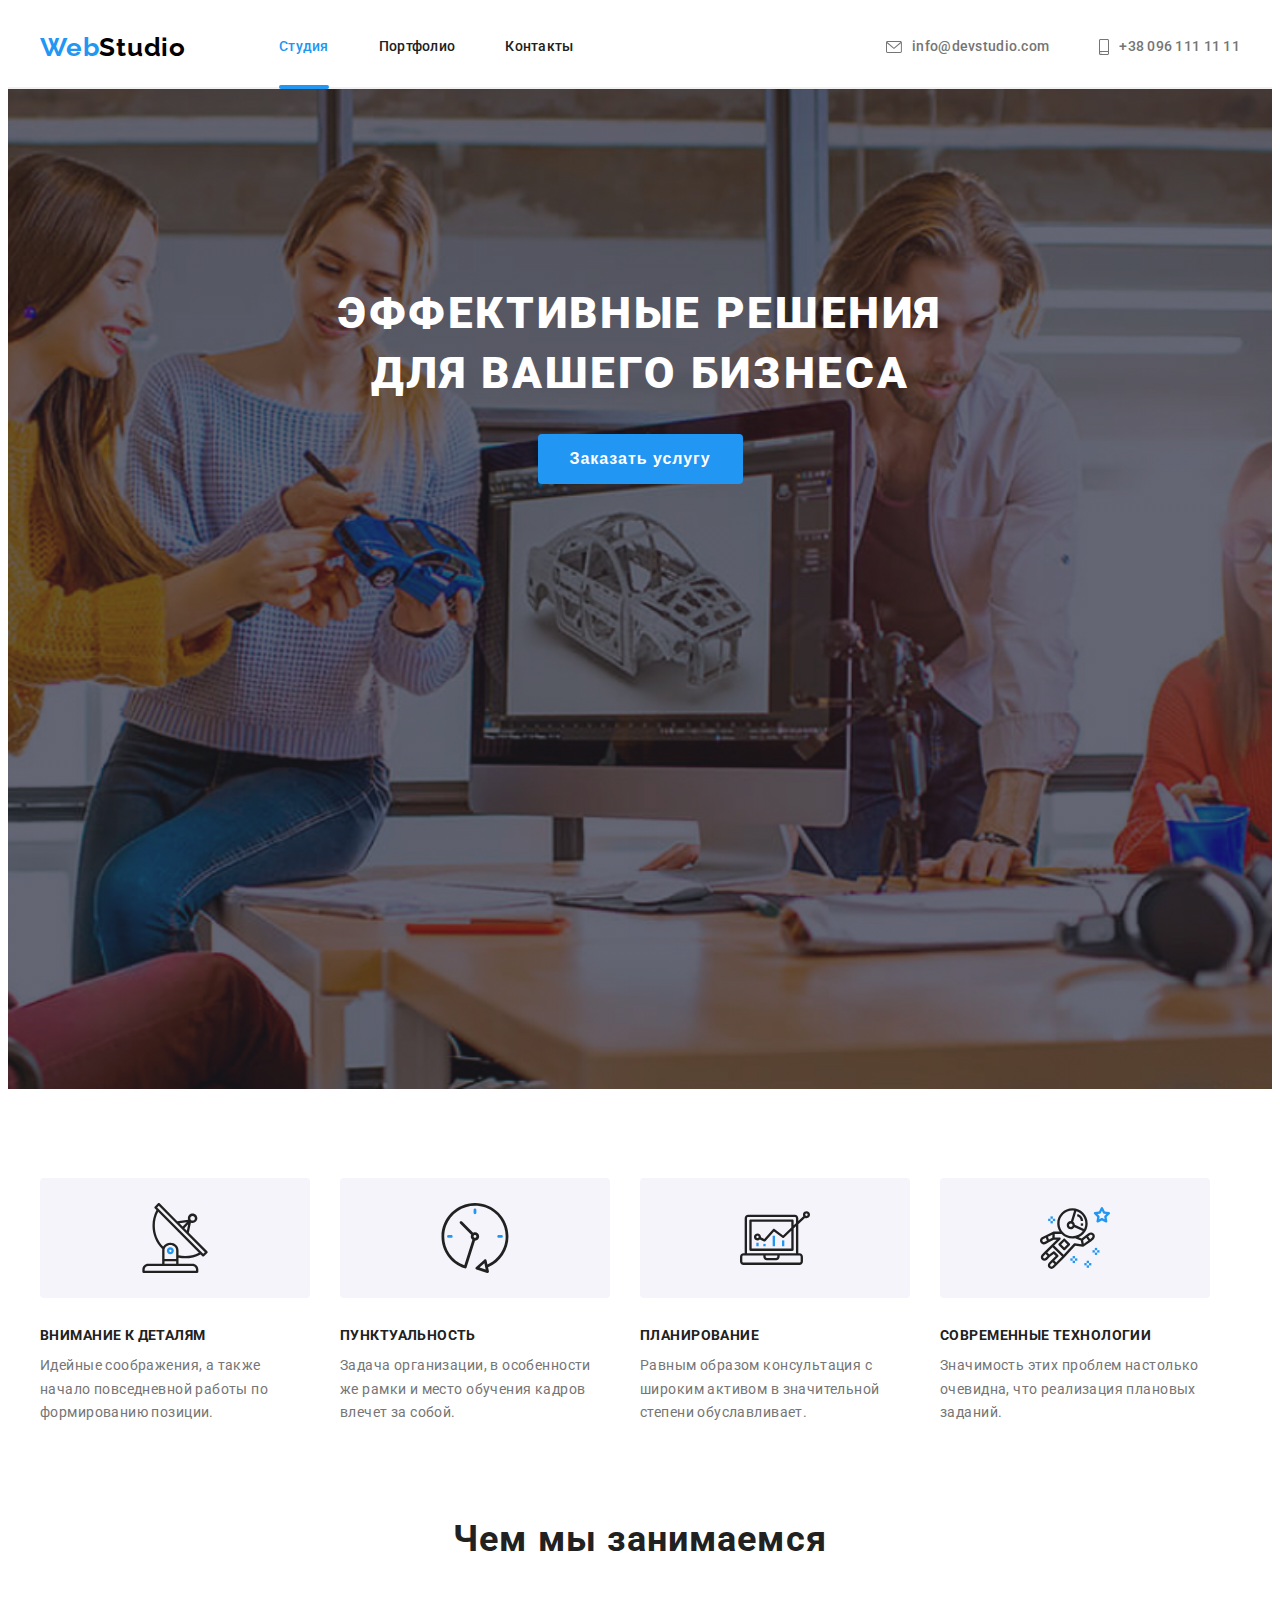
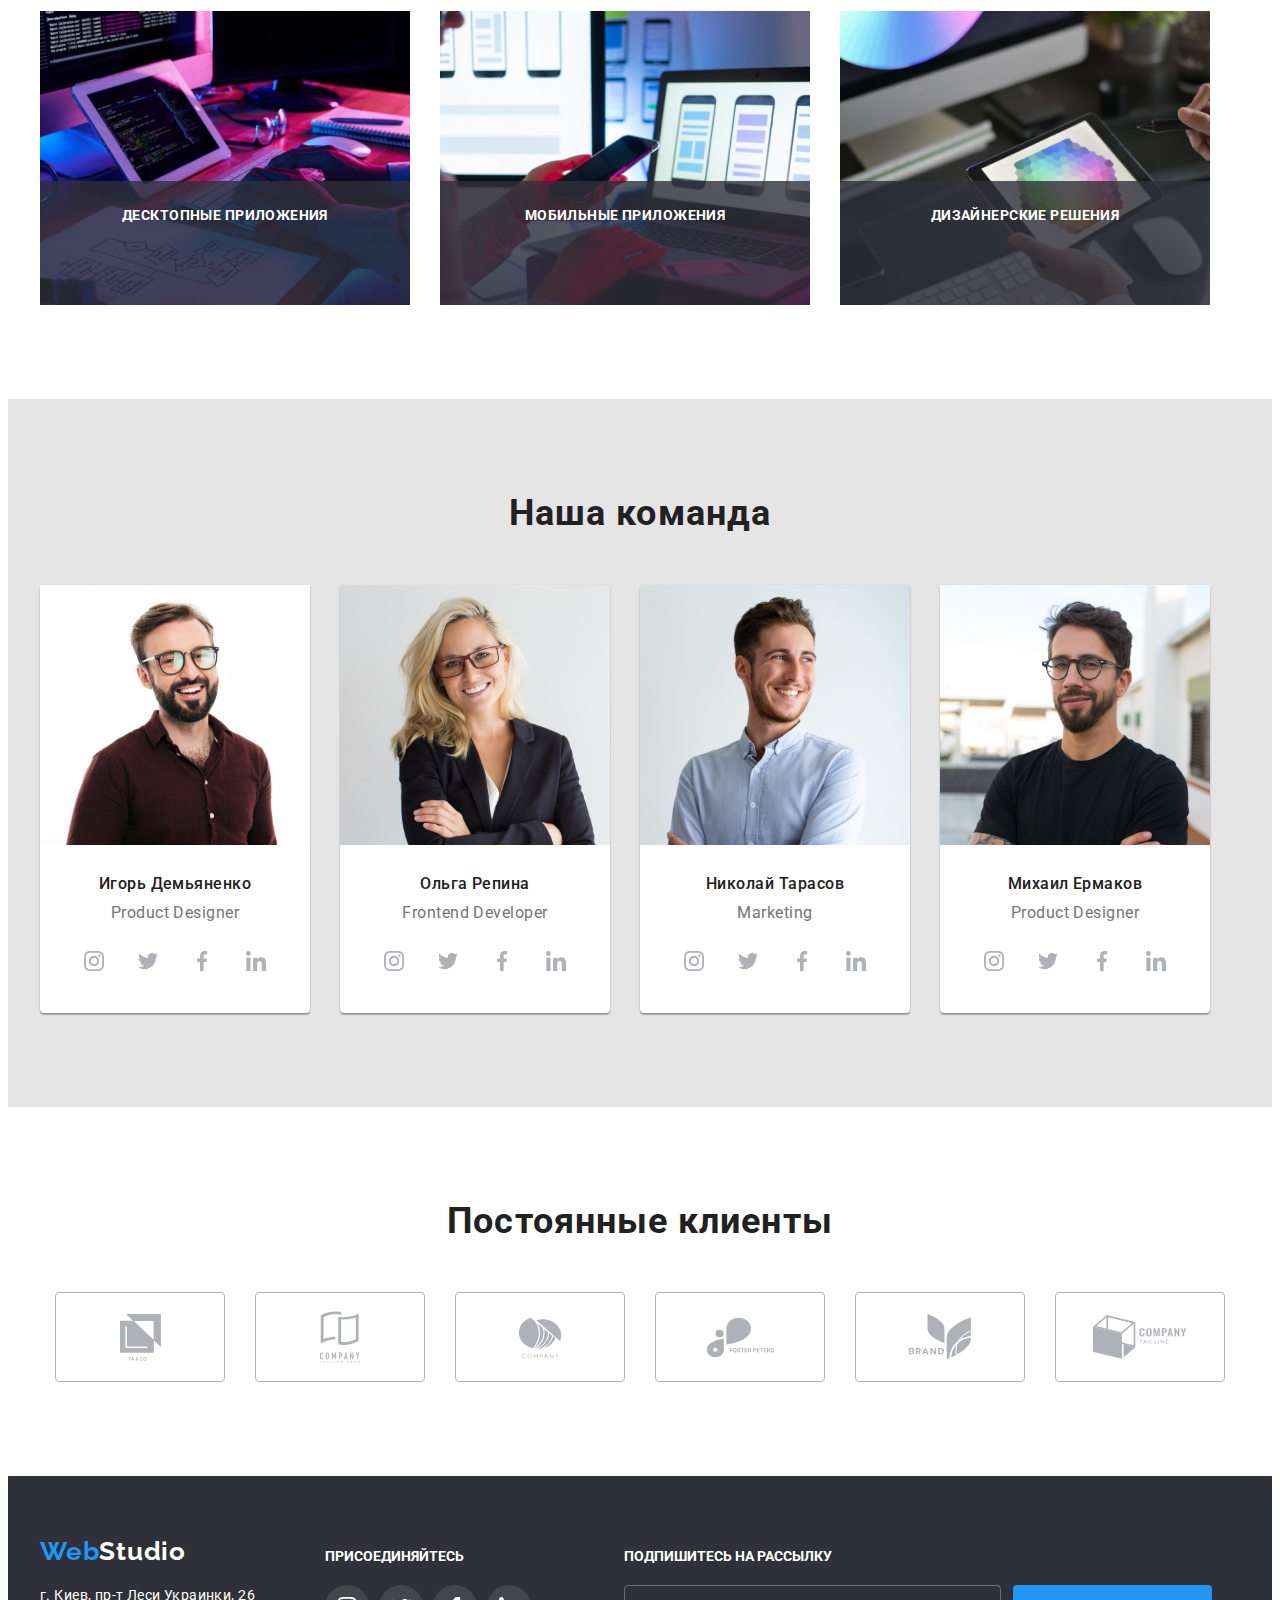
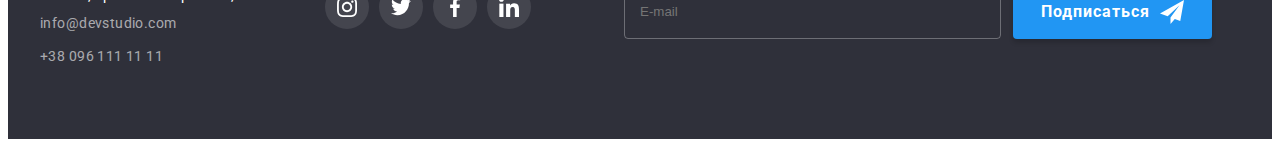
<file: index.html>
<!DOCTYPE html>
<html lang="en">
<head>
    <meta charset="UTF-8">
    <meta http-equiv="X-UA-Compatible" content="IE=edge">
    <meta name="viewport" content="width=device-width, initial-scale=1.0">
    <title>WebStudio</title>
    <link rel="preconnect" href="https://fonts.gstatic.com">
    <link href="https://fonts.googleapis.com/css2?family=Raleway:wght@700&family=Roboto:wght@400;500;700;900&display=swap" rel="stylesheet">
    <link rel="stylesheet" href="https://cdnjs.cloudflare.com/ajax/libs/modern-normalize/1.1.0/modern-normalize.min.css" integrity="sha512-wpPYUAdjBVSE4KJnH1VR1HeZfpl1ub8YT/NKx4PuQ5NmX2tKuGu6U/JRp5y+Y8XG2tV+wKQpNHVUX03MfMFn9Q==" crossorigin="anonymous" referrerpolicy="no-referrer" />
    <link rel="stylesheet" href="https://cdnjs.cloudflare.com/ajax/libs/animate.css/4.1.1/animate.min.css"/>
    <link rel="stylesheet" href="./css/styles.css">
</head>
<body class="page">
    <!--header-->
    <header class="header-section">
       <div class="container">
           <div class="header-menu">
                <nav class="menu">
                    <a class="logo" href="./index.html"> <span class="logo-accent">Web</span>Studio</a>
                    <ul class="menu-item">
                        <li class="item"><a class="menu-link current" href="./index.html">Студия</a></li>
                        <li class="item"><a class="menu-link"  href="./portfolio.html">Портфолио</a></li>
                        <li class="item"><a class="menu-link" href="#">Контакты</a></li>
                            
                    </ul>
                </nav>
            
                <ul class="contacts-list">
                    <li class="item">
                        <a href="mailto:info@devstudio.com" class="contacts-links">
                            <svg class="icon" width=16px height=12px>
                                <use href="./images/sprite.svg#icon-envelope"></use>
                            </svg>info@devstudio.com</a> 
                    </li>
                    <li class="item">
                        <a href="tel:+380961111111" class="contacts-links">
                            <svg class="icon" width=10px height=16px>
                                <use href="./images/sprite.svg#icon-smartphone"></use>
                            </svg>+38 096 111 11 11</a>
                    </li>
                </ul>
           </div>
        
       </div> 
     
    </header>

    <!--main-->
    <main>

        <section class="hero overlay">
            <div class="container"><h1 class="hero-title">Эффективные решения <br>для вашего бизнеса</h1>
                <button class="modal-btn" type="button" data-modal-open>Заказать услугу</button>
            </div>
        </section>
        
        <section class="stenghth-section">
            <div class="container">
                <!--<h2>Сильные стороны</h2>-->
                <ul class="strengths-list">
                    <li class="strengths-item">
                        <div class="strengths-icon-container">
                            <svg class="strengths-icon" width=70px height=70px>
                                <use href="./images/sprite.svg#icon-antenna"></use>
                            </svg>
                        </div>
                        <h3 class="strengths-title">Внимание к деталям</h3>
                        <p class="strenghts-description">Идейные соображения, а также начало повседневной работы по формированию позиции.</p>
                    </li>
            
                    <li class="strengths-item">
                        <div class="strengths-icon-container">
                            <svg class="strengths-icon" width=70px height=70px>
                                <use href="./images/sprite.svg#icon-clock"></use>
                            </svg>
                        </div>
                        <h3 class="strengths-title">Пунктуальность</h3>
                        <p class="strenghts-description">Задача организации, в особенности же рамки и место обучения кадров влечет за собой.</p>
                    </li>
                            
                    <li class="strengths-item">
                        <div class="strengths-icon-container">
                            <svg class="strengths-icon" width=70px height=70px>
                                <use href="./images/sprite.svg#icon-diagram"></use>
                            </svg>
                        </div>
                        <h3 class="strengths-title">Планирование</h3>
                        <p class="strenghts-description">Равным образом консультация с широким активом в значительной степени обуславливает.</p>
                    </li>
                        
                    <li class="strengths-item">
                        <div class="strengths-icon-container">
                            <svg class="strengths-icon" width=70px height=70px>
                                <use href="./images/sprite.svg#icon-astronaut"></use>
                            </svg>
                        </div>
                        <h3 class="strengths-title">Современные технологии</h3>
                        <p class="strenghts-description">Значимость этих проблем настолько очевидна, что реализация плановых заданий.</p>
                    </li>
                </ul>
            </div>

        </section>
    
        <section class="work section">
            <div class="container">
                <h2 class="title">Чем мы занимаемся</h2>
                <ul class="work-section-images">
                    <li class="work-images image-container">
                        <img src="./images/backend.jpg" alt="coding process" width="370" height="294">
                        <h3 class="work-images-text">Десктопные приложения</h3>   
                    </li>
                    <li class="work-images image-container">
                        <img src="./images/frontend.jpg" alt="mobile app interface" width="370" height="294">
                        <h3 class="work-images-text">Мобильные приложения</h3> 
                    </li>
                    <li class="work-images image-container">
                        <img src="./images/design.jpg" alt="color palette" width="370" height="294">
                        <h3 class="work-images-text">Дизайнерские решения</h3> 
                    </li>
                </ul>
            </div>
        </section>

        <section class="team-section">
           <div class="container">
                <h2 class="title">Наша команда</h2>
                <ul class="team-images">
                    <li class="team-members-images">
                        <img src="./images/igor_demianenko.jpg" alt="Igor Demianenko" width="270" height="260">
                        <div class="member-info">
                            <h3 class="member-title">Игорь Демьяненко</h3>
                            <p class="member-description">Product Designer</p>
                            <ul class="social-list">
                                <li class="social-list-item">
                                    <a href="#" class="social-list-link">
                                        <svg class="social-list-icon">
                                            <use href="./images/sprite.svg#icon-instagram"></use>
                                        </svg>
                                    </a>
                                </li>
                                <li class="social-list-item">
                                    <a href="#" class="social-list-link">
                                        <svg class="social-list-icon">
                                            <use href="./images/sprite.svg#icon-twitter"></use>
                                        </svg>
                                    </a>
                                </li>
                                <li class="social-list-item">
                                    <a href="#" class="social-list-link">
                                        <svg class="social-list-icon">
                                            <use href="./images/sprite.svg#icon-facebook"></use>
                                        </svg>
                                    </a>
                                </li>
                                <li class="social-list-item">
                                    <a href="#" class="social-list-link">
                                        <svg class="social-list-icon">
                                            <use href="./images/sprite.svg#icon-linkedin"></use>
                                        </svg>
                                    </a>
                                </li>
                            </ul>
                        </div>
                    </li>
                    <li class="team-members-images">
                        <img src="./images/olga_repina.jpg" alt="Olga Repina" width="270" height="260">
                        <div class="member-info">
                            <h3 class="member-title">Ольга Репина</h3>
                            <p class="member-description">Frontend Developer</p>
                            <ul class="social-list">
                                <li class="social-list-item">
                                    <a href="#" class="social-list-link">
                                        <svg class="social-list-icon">
                                            <use href="./images/sprite.svg#icon-instagram"></use>
                                        </svg>
                                    </a>
                                </li>
                                <li class="social-list-item">
                                    <a href="#" class="social-list-link">
                                        <svg class="social-list-icon">
                                            <use href="./images/sprite.svg#icon-twitter"></use>
                                        </svg>
                                    </a>
                                </li>
                                <li class="social-list-item">
                                    <a href="#" class="social-list-link">
                                        <svg class="social-list-icon">
                                            <use href="./images/sprite.svg#icon-facebook"></use>
                                        </svg>
                                    </a>
                                </li>
                                <li class="social-list-item">
                                    <a href="#" class="social-list-link">
                                        <svg class="social-list-icon">
                                            <use href="./images/sprite.svg#icon-linkedin"></use>
                                        </svg>
                                    </a>
                                </li>
                            </ul>
                        </div>
                    </li>
                    <li class="team-members-images">
                        <img src="./images/nikolai_tarasov.jpg" alt="Nikolai Tarasov" width="270" height="260">
                        <div class="member-info">
                            <h3 class="member-title">Николай Тарасов</h3>
                            <p class="member-description">Marketing</p>
                            <ul class="social-list">
                                <li class="social-list-item">
                                    <a href="#" class="social-list-link">
                                        <svg class="social-list-icon">
                                            <use href="./images/sprite.svg#icon-instagram"></use>
                                        </svg>
                                    </a>
                                </li>
                                <li class="social-list-item">
                                    <a href="#" class="social-list-link">
                                        <svg class="social-list-icon">
                                            <use href="./images/sprite.svg#icon-twitter"></use>
                                        </svg>
                                    </a>
                                </li>
                                <li class="social-list-item">
                                    <a href="#" class="social-list-link">
                                        <svg class="social-list-icon">
                                            <use href="./images/sprite.svg#icon-facebook"></use>
                                        </svg>
                                    </a>
                                </li>
                                <li class="social-list-item">
                                    <a href="#" class="social-list-link">
                                        <svg class="social-list-icon">
                                            <use href="./images/sprite.svg#icon-linkedin"></use>
                                        </svg>
                                    </a>
                                </li>
                            </ul>
                        </div>
                    </li>
                    <li class="team-members-images">
                        <img src="./images/michael_ermakov.jpg" alt="Michael Ermakov" width="270" height="260">
                        <div class="member-info">
                            <h3 class="member-title">Михаил Ермаков</h3>
                            <p class="member-description">Product Designer</p>
                            <ul class="social-list">
                                <li class="social-list-item">
                                    <a href="#" class="social-list-link">
                                        <svg class="social-list-icon">
                                            <use href="./images/sprite.svg#icon-instagram"></use>
                                        </svg>
                                    </a>
                                </li>
                                <li class="social-list-item">
                                    <a href="#" class="social-list-link">
                                        <svg class="social-list-icon">
                                            <use href="./images/sprite.svg#icon-twitter"></use>
                                        </svg>
                                    </a>
                                </li>
                                <li class="social-list-item">
                                    <a href="#" class="social-list-link">
                                        <svg class="social-list-icon">
                                            <use href="./images/sprite.svg#icon-facebook"></use>
                                        </svg>
                                    </a>
                                </li>
                                <li class="social-list-item">
                                    <a href="#" class="social-list-link">
                                        <svg class="social-list-icon">
                                            <use href="./images/sprite.svg#icon-linkedin"></use>
                                        </svg>
                                    </a>
                                </li>
                            </ul>
                        </div>
                    </li>
                </ul>
           </div>

        </section>
        <section class="clients section">
           <div class="container">
               <h2 class="title">Постоянные клиенты</h2>
               <ul class="clients-list">
                   <li class="clients-item">
                       <a class="clients-link" href="#">
                           <svg class="clients-icon" width=41px height=47px> 
                               <use href="./images/sprite.svg#icon-coone"></use>
                           </svg>
                       </a>
                   </li>
                   <li class="clients-item">
                       <a class="clients-link" href="#">
                           <svg class="clients-icon" width=40px height=52px>
                               <use href="./images/sprite.svg#icon-cotwo"></use>
                           </svg>
                       </a>
                   </li>
                   <li class="clients-item">
                       <a class="clients-link" href="#">
                           <svg class="clients-icon" width=44px height=41px>
                               <use href="./images/sprite.svg#icon-cothree"></use>
                           </svg>
                       </a>
                   </li>
                   <li class="clients-item">
                       <a class="clients-link" href="#">
                           <svg class="clients-icon" width=85px height=41px>
                               <use href="./images/sprite.svg#icon-cofour"></use>
                           </svg>
                       </a>
                   </li>
                   <li class="clients-item">
                       <a class="clients-link" href="#">
                           <svg class="clients-icon" width=106px height=60px >
                               <use href="./images/sprite.svg#icon-cofive"></use>
                           </svg>
                       </a>
                   </li>
                   <li class="clients-item">
                       <a class="clients-link" href="#">
                           <svg class="clients-icon" width=106px height=60px>
                               <use href="./images/sprite.svg#icon-cosix"></use>
                           </svg>
                       </a>
                   </li>
               </ul>
           </div> 
        </section>
        
    </main>

    <!--footer-->
    <footer class="footer">
        <div class="container footer-container">
            <div class="contacts-footer">
                <div class="footer-logo">
                    <a class="logo-footer" href="./index.html"> <span class="logo-accent">Web</span>Studio</a>
                </div>
                <address class="address">г. Киев, пр-т Леси Украинки, 26</address>
                <ul class="footer-contacts">
                    <li class="footer-links"><a class="footer-links-item" href="mailto:info@devstudio.com">info@devstudio.com</a></li>
                    <li class="footer-links"><a class="footer-links-item" href="tel:+380961111111">+38 096 111 11 11</a></li>
                </ul>
            </div>

            <div class="social-links-footer">
                <p class="footer-title">Присоединяйтесь</p>
                <ul class="footer-social-list">
                    <li class="footer-social-item">
                        <a href="#" class="footer-social-link">
                            <svg class="footer-social-icon">
                                <use href="./images/sprite.svg#icon-instagram"></use>
                            </svg>
                        </a>
                    </li>
                    <li class="footer-social-item">
                        <a href="#" class="footer-social-link">
                            <svg class="footer-social-icon">
                                <use href="./images/sprite.svg#icon-twitter"></use>
                            </svg>
                        </a>
                    </li>
                    <li class="footer-social-item">
                        <a href="#" class="footer-social-link">
                            <svg class="footer-social-icon">
                                <use href="./images/sprite.svg#icon-facebook"></use>
                            </svg>
                        </a>
                    </li>
                    <li class="footer-social-item">
                        <a href="#" class="footer-social-link">
                            <svg class="footer-social-icon">
                                <use href="./images/sprite.svg#icon-linkedin"></use>
                            </svg>
                        </a>
                    </li>
                </ul>

            </div>
            <div class="subscription-footer">
                <p class="footer-title">Подпишитесь на рассылку</p>
                <form>
                    <input type="email" name="email" required placeholder="E-mail" class="subscription-email">
                    <button type="submit" class="subscription-btn">
                        Подписаться
                        <svg width=24 height=24 class="send">
                            <use href="./images/sprite.svg#icon-send"></use>
                        </svg>
                    </button>
                </form>     
        
            </div>
        </div>
    </footer>

    <div class="backdrop is-hidden" data-modal>
        <div class="hero-modal">
            <button type="button" class="close-button" data-modal-close>
                <svg class="modal-close-icon" width=30 height=30>
                    <use href="./images/sprite.svg#icon-close-icon"></use>
                </svg>
            </button>

            <form class="service-order-form">
                <div class="client-info">
                    <p class="form-title">Оставьте свои данные, мы вам перезвоним</p>
                    <label class="form-label" for="name">Имя</label>
                    <span class="form-element">
                        <input class="form-field" type="text" name="name" id="name" minlength="2" required>
                        <svg class="form-icon">
                            <use href="./images/sprite.svg#icon-person">                            
                            </use>
                        </svg>
                    </span>

                    <label class="form-label" for="tel">Телефон</label>
                    <span class="form-element">
                        <input class="form-field" type="tel" name="tel" id="tel" minlength="2" required>
                        <svg class="form-icon">
                            <use href="./images/sprite.svg#icon-phone">                            
                            </use>
                        </svg>
                    </span>

                    <label class="form-label" for="mail">E-mail</label>
                    <span class="form-element">
                        <input class="form-field" type="email" name="mail" id="mail" minlength="2" required>
                        <svg class="form-icon">
                            <use href="./images/sprite.svg#icon-email-black">                            
                            </use>
                        </svg>
                    </span>                

                    <label class="form-label" for="comment">Комментарий</label>
                    <textarea class="form-field-message" name="comment" id="comment" placeholder="Введите текст"></textarea>
                </div>

                <input class="modal-form-checkbox visually-hidden" type="checkbox" name="checkbox-accept" id="accept-policy">
                <label class="modal-form-checkbox-label" for="accept-policy">Соглашаюсь с рассылкой и принимаю&nbsp;
                    <a class="checkbox-link" href="#">Условия договора</a>
                </label>
                <button class="form-button" type="submit">Отправить</button>            

            </form>
        </div>

    </div>
    <script src="./js/modal.js"></script>
</body>
</html>
</file>
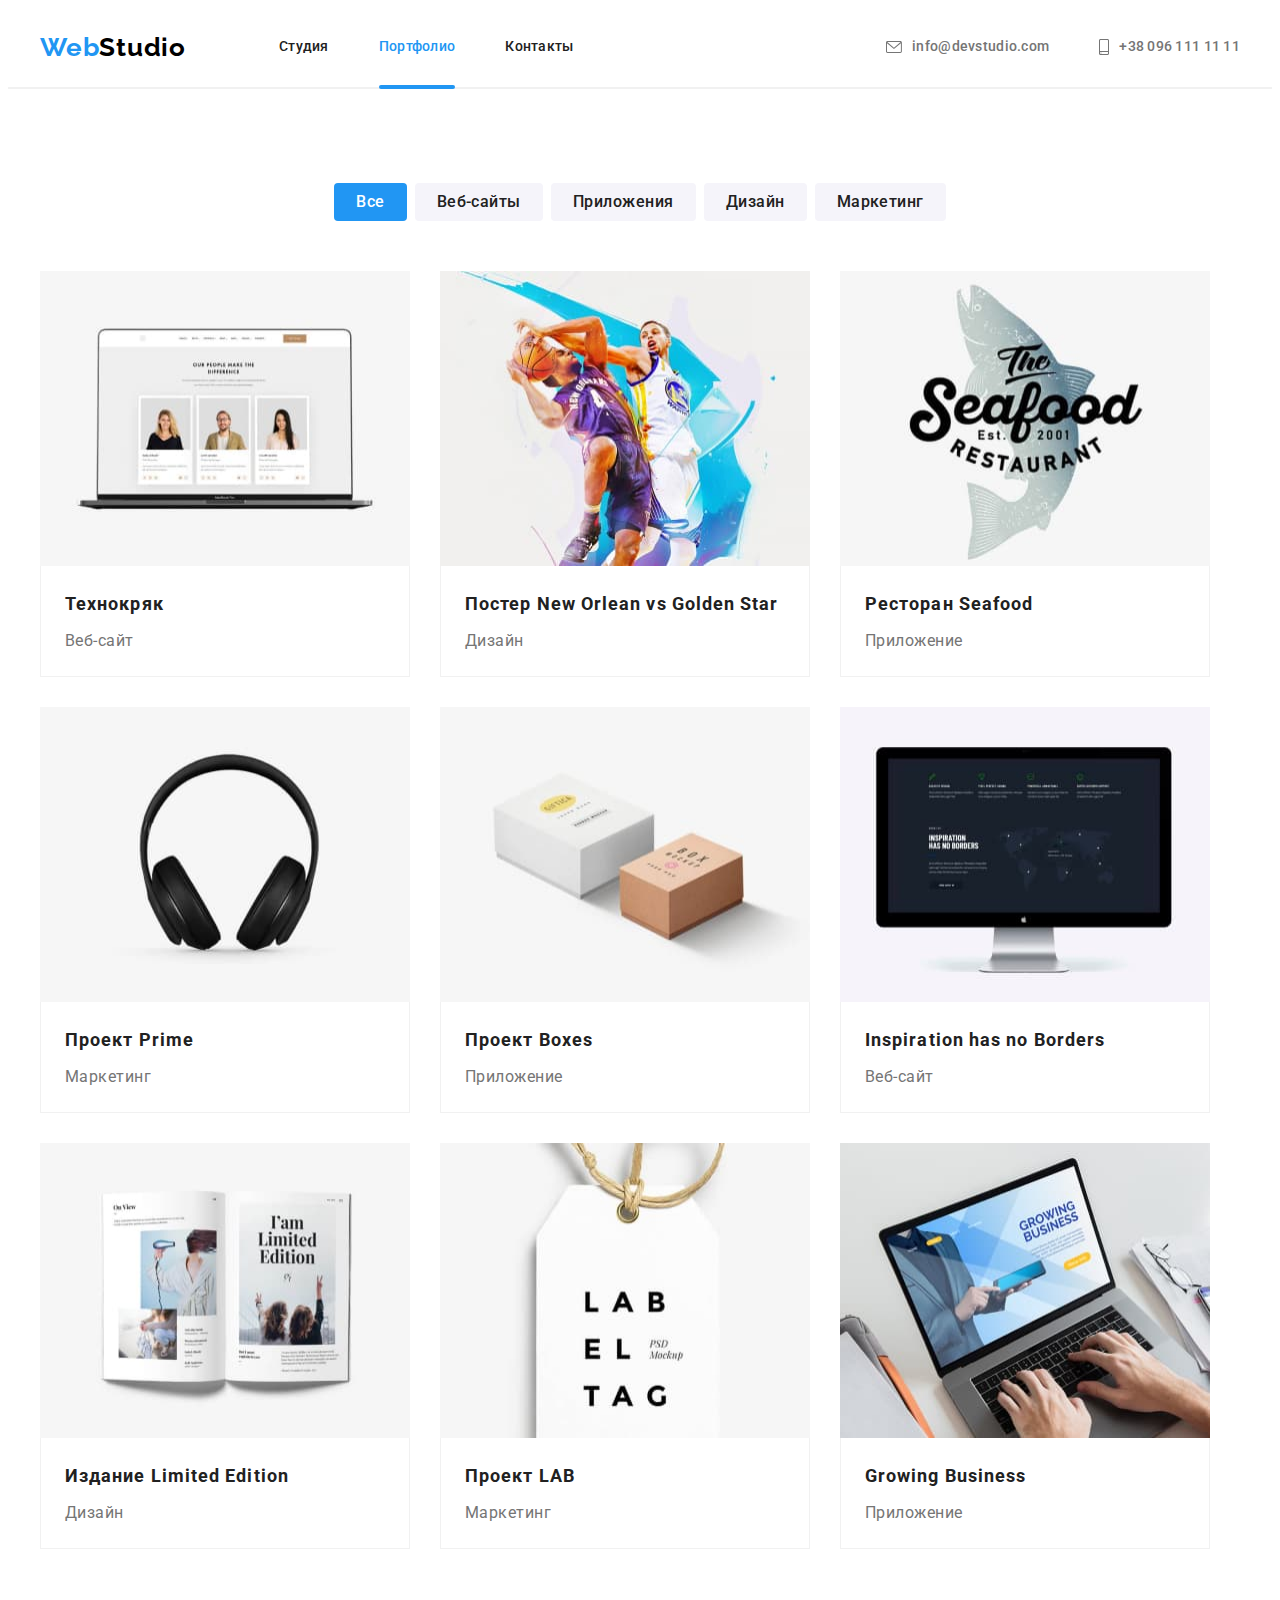
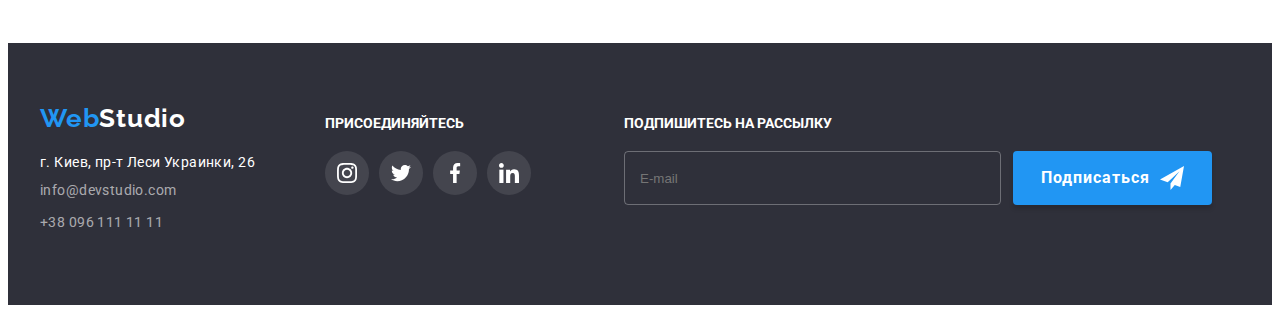
<file: portfolio.html>
<!DOCTYPE html>
<html lang="en">
<head>
    <meta charset="UTF-8">
    <meta http-equiv="X-UA-Compatible" content="IE=edge">
    <meta name="viewport" content="width=device-width, initial-scale=1.0">
    <title>WebStudio</title>
    <link rel="preconnect" href="https://fonts.gstatic.com">
    <link href="https://fonts.googleapis.com/css2?family=Raleway:wght@700&family=Roboto:wght@400;500;700;900&display=swap" rel="stylesheet">
    <link rel="stylesheet" href="https://cdnjs.cloudflare.com/ajax/libs/modern-normalize/1.1.0/modern-normalize.min.css" integrity="sha512-wpPYUAdjBVSE4KJnH1VR1HeZfpl1ub8YT/NKx4PuQ5NmX2tKuGu6U/JRp5y+Y8XG2tV+wKQpNHVUX03MfMFn9Q==" crossorigin="anonymous" referrerpolicy="no-referrer" />
    <link rel="stylesheet" href="https://cdnjs.cloudflare.com/ajax/libs/animate.css/4.1.1/animate.min.css"/>
    <link rel="stylesheet" href="./css/styles.css">
</head>
<body class="page">
    <!--header-->
    <header class="header-section">
        <div class="container">
            <div class="header-menu">
                 <nav class="menu">
                     <a class="logo" href="./index.html"> <span class="logo-accent">Web</span>Studio</a>
                     <ul class="menu-item">
                         <li class="item"><a class="menu-link" href="./index.html">Студия</a></li>
                         <li class="item"><a class="menu-link current"  href="./portfolio.html">Портфолио</a></li>
                         <li class="item"><a class="menu-link" href="#">Контакты</a></li>
                             
                     </ul>
                 </nav>
             
                 <ul class="contacts-list">
                     <li class="item">
                         <a href="mailto:info@devstudio.com" class="contacts-links">
                             <svg class="icon" width=16px height=12px>
                                 <use href="./images/sprite.svg#icon-envelope"></use>
                             </svg>info@devstudio.com</a> 
                     </li>
                     <li class="item">
                         <a href="tel:+380961111111" class="contacts-links">
                             <svg class="icon" width=10px height=16px>
                                 <use href="./images/sprite.svg#icon-smartphone"></use>
                             </svg>+38 096 111 11 11</a>
                     </li>
                 </ul>
            </div>
         
        </div> 
      
     </header>

    <!--main-->
    <main>

        <section class="works section">
            <div class="container">
                <ul class="works-directions">
                    <li class="buttons"><button class="works-btn current" type="button">Все</button></li>
                    <li class="buttons"><button class="works-btn" type="button">Веб-сайты</button></li>
                    <li class="buttons"><button class="works-btn" type="button">Приложения</button></li>
                    <li class="buttons"><button class="works-btn" type="button">Дизайн</button></li>
                    <li class="buttons"><button class="works-btn" type="button">Маркетинг</button></li>         
                    
                </ul>
                        
                <ul class="projects-list">
                    <li class="projects-item">
                        <a href="#" class="links">
                            <div class="projects-aria-overlay">
                                <img src="./images/portfolio-images/technokriak.jpg" alt="notebook" width="370" height="295">
                                <div class="projects-overlay">
                                    <p class="text-overlay">
                                        Технокряк это современная площадка распространения коронавируса. Компании используют эту платформу для цифрового шпионажа и атак на защищённые сервера конкурентов.
                                    </p>
                                </div>

                            </div>
                              
                            <div class="description-data">
                                <h3 class="projects-title">Технокряк</h3>
                                <p class="projects-description">Веб-сайт</p> 
                            </div>
                        </a>
                    
                    </li>
                    <li class="projects-item">
                        <a href="#" class="links">
                            <div class="projects-aria-overlay">
                                <img src="./images/portfolio-images/basketball.jpg" alt="basketball players" width="370" height="295">
                                <div class="projects-overlay">
                                    <p class="text-overlay">
                                        Технокряк это современная площадка распространения коронавируса. Компании используют эту платформу для цифрового шпионажа и атак на защищённые сервера конкурентов.
                                    </p>
                                </div>
                            </div>
                           
                            <div class="description-data">
                                <h3 class="projects-title">Постер New Orlean vs Golden Star</h3>
                                <p class="projects-description">Дизайн</p>
                            </div>
                        </a>
                    </li>
                    <li class="projects-item">
                        <a href="#" class="links">
                            <div class="projects-aria-overlay">
                                <img src="./images/portfolio-images/seafood.jpg" alt="fish and inscription" width="370" height="295">
                                <div class="projects-overlay">
                                    <p class="text-overlay">
                                        Технокряк это современная площадка распространения коронавируса. Компании используют эту платформу для цифрового шпионажа и атак на защищённые сервера конкурентов.
                                    </p>
                                </div>
                            </div>
                    
                            <div class="description-data">
                                <h3 class="projects-title">Ресторан Seafood</h3>
                                <p class="projects-description">Приложение</p>
                            </div>
                        </a>
                    </li>
                    <li class="projects-item">
                        <a href="#" class="links">
                            <div class="projects-aria-overlay">
                                <img src="./images/portfolio-images/prime.jpg" alt="headphones" width="370" height="295">
                                <div class="projects-overlay">
                                    <p class="text-overlay">
                                        Технокряк это современная площадка распространения коронавируса. Компании используют эту платформу для цифрового шпионажа и атак на защищённые сервера конкурентов.
                                    </p>
                                </div>
                            </div>
                                                        
                            <div class="description-data">
                                <h3 class="projects-title">Проект Prime</h3>
                                <p class="projects-description">Маркетинг</p>
                            </div>
                        </a>
                    </li>
                    <li class="projects-item">
                        <a href="#" class="links">
                            <div class="projects-aria-overlay">
                                <img src="./images/portfolio-images/boxes.jpg" alt="two boxes" width="370" height="295">
                                <div class="projects-overlay">
                                    <p class="text-overlay">
                                        Технокряк это современная площадка распространения коронавируса. Компании используют эту платформу для цифрового шпионажа и атак на защищённые сервера конкурентов.
                                    </p>
                                </div>
                            </div>                            
                        
                            <div class="description-data">
                                <h3 class="projects-title">Проект Boxes</h3>
                                <p class="projects-description">Приложение</p>
                            </div>
                        </a>
                    </li>
                    <li class="projects-item">
                        <a href="#" class="links">
                            <div class="projects-aria-overlay">
                                <img src="./images/portfolio-images/inspiration.jpg" alt="monitor" width="370" height="295">
                                <div class="projects-overlay">
                                    <p class="text-overlay">
                                        Технокряк это современная площадка распространения коронавируса. Компании используют эту платформу для цифрового шпионажа и атак на защищённые сервера конкурентов.
                                    </p>
                                </div>
                            </div>                            
                            
                            <div class="description-data">
                                <h3 class="projects-title">Inspiration has no Borders</h3>
                                <p class="projects-description">Веб-сайт</p>
                            </div>
                        </a>
                    </li>
                    <li class="projects-item">
                        <a href="#" class="links">
                            <div class="projects-aria-overlay">
                                <img src="./images/portfolio-images/limited_edition.jpg" alt="book with illustrations" width="370" height="295">
                                <div class="projects-overlay">
                                    <p class="text-overlay">
                                        Технокряк это современная площадка распространения коронавируса. Компании используют эту платформу для цифрового шпионажа и атак на защищённые сервера конкурентов.
                                    </p>
                                </div>
                            </div>                            
                           
                            <div class="description-data">
                                <h3 class="projects-title">Издание Limited Edition</h3>
                                <p class="projects-description">Дизайн</p>
                            </div>
                        </a>
                    </li>
                    <li class="projects-item">
                        <a href="#" class="links">
                            <div class="projects-aria-overlay">
                                <img src="./images/portfolio-images/lab.jpg" alt="label" width="370" height="295">
                                <div class="projects-overlay">
                                    <p class="text-overlay">
                                        Технокряк это современная площадка распространения коронавируса. Компании используют эту платформу для цифрового шпионажа и атак на защищённые сервера конкурентов.
                                    </p>
                                </div>
                            </div>
                            
                            
                           <div class="description-data">
                               <h3 class="projects-title">Проект LAB</h3>
                                <p class="projects-description">Маркетинг</p>
                            </div>
                        </a>
                    </li>
                    <li class="projects-item">
                        <a href="#" class="links">
                            <div class="projects-aria-overlay">
                                <img src="./images/portfolio-images/growing_business.jpg" alt="laptop" width="370" height="295">
                                <div class="projects-overlay">
                                    <p class="text-overlay">
                                        Технокряк это современная площадка распространения коронавируса. Компании используют эту платформу для цифрового шпионажа и атак на защищённые сервера конкурентов.
                                    </p>
                                </div>
                            </div>
                                                                                   
                            <div class="description-data">
                                <h3 class="projects-title">Growing Business</h3>
                                <p class="projects-description">Приложение</p>
                            </div>
                        </a>
                    </li>
    
                </ul>
            </div>               
        
        </section>

        
    </main>

   <!--footer-->
   <footer class="footer">
    <div class="container footer-container">
        <div class="contacts-footer">
            <div class="footer-logo">
                <a class="logo-footer" href="./index.html"> <span class="logo-accent">Web</span>Studio</a>
            </div>
            <address class="address">г. Киев, пр-т Леси Украинки, 26</address>
            <ul class="footer-contacts">
                <li class="footer-links"><a class="footer-links-item" href="mailto:info@devstudio.com">info@devstudio.com</a></li>
                <li class="footer-links"><a class="footer-links-item" href="tel:+380961111111">+38 096 111 11 11</a></li>
            </ul>
        </div>

        <div class="social-links-footer">
            <p class="footer-title">Присоединяйтесь</p>
            <ul class="footer-social-list">
                <li class="footer-social-item">
                    <a href="#" class="footer-social-link">
                        <svg class="footer-social-icon">
                            <use href="./images/sprite.svg#icon-instagram"></use>
                        </svg>
                    </a>
                </li>
                <li class="footer-social-item">
                    <a href="#" class="footer-social-link">
                        <svg class="footer-social-icon">
                            <use href="./images/sprite.svg#icon-twitter"></use>
                        </svg>
                    </a>
                </li>
                <li class="footer-social-item">
                    <a href="#" class="footer-social-link">
                        <svg class="footer-social-icon">
                            <use href="./images/sprite.svg#icon-facebook"></use>
                        </svg>
                    </a>
                </li>
                <li class="footer-social-item">
                    <a href="#" class="footer-social-link">
                        <svg class="footer-social-icon">
                            <use href="./images/sprite.svg#icon-linkedin"></use>
                        </svg>
                    </a>
                </li>
            </ul>

        </div>
        <div class="subscription-footer">
            <p class="footer-title">Подпишитесь на рассылку</p>
            <form>
                <input type="email" name="email" required placeholder="E-mail" class="subscription-email">
                <button type="submit" class="subscription-btn">
                    Подписаться
                    <svg width=24 height=24 class="send">
                        <use href="./images/sprite.svg#icon-send"></use>
                    </svg>
                </button>
            </form>     
    
        </div>
    </div>
   
</footer>
</body>
</html>
</file>
<file: css/styles.css>
:root {
    --primary-text-color: #757575;
    --secondary-text-color: #212121;
    --additional-text-color: #FFFFFF;
    --accent-color: #2196F3;
    --timing-function: cubic-bezier(0.4, 0, 0.2, 1);
    --transition-duration: 250ms;
}

body {
    background-color: #FFFFFF;
    color: var(--primary-text-color);
    font-family: Roboto, sans-serif;
}

ul {
    list-style: none;
}
a {
    text-decoration: none;
}

h1, h2, h3, h4, h5, h6, p {
    margin-top: 0px;
    margin-bottom: 0px;
}
ul,
ol {
    margin-top: 0px;
    margin-bottom: 0px;
    padding-left: 0px;
}
img {
    display: block;
}
.container {
    width: 1200px;
    margin: 0 auto;
    padding-left: 15px;
    padding-right: 15px;
}
.section {
    padding-top: 94px;
    padding-bottom: 94px;
}
.title {
    margin-top: 0px;
    margin-bottom: 50px;
    font-style: normal;
    font-weight: bold;
    font-size: 36px;
    line-height: 1.16;
    text-align: center;
    letter-spacing: 0.03em;
    color: var( --secondary-text-color)
}
.visually-hidden {
    position: absolute !important;
    clip: rect(1px 1px 1px 1px); /* IE6, IE7 */
    clip: rect(1px, 1px, 1px, 1px);
    padding: 0 !important;
    border: 0 !important;
    height: 1px !important;
    width: 1px !important;
    overflow: hidden;
  }
/* ==================================header================================= */
.header-menu {
    display: flex;
    align-items: center;
}
.header-section {
    border-bottom: 2px solid #f1f1f1;
    padding-top: 24px; 
    padding-bottom: 24px;
}
.menu {
    display: flex;
}
.menu-item {
    display: flex;
    margin-top: 0px;
    margin-bottom: 0px; 
    align-items: center;  
}
.menu-item .item:not(:last-child) {
    margin-right: 50px;
}

.logo {
    margin-right: 93px;  

    font-family: Raleway;
    font-style: normal;
    font-weight: bold;
    font-size: 26px;
    line-height: 1.19;
    letter-spacing: 0.03em;
    color: #000000;
}

.logo-accent {
    color: var(--accent-color);
}

.menu-link {
    display: block;
    font-style: normal;
    font-weight: 500;
    font-size: 14px;
    line-height: 1.14;
    letter-spacing: 0.02em;
    color: var( --secondary-text-color);
    transition: color var(--transition-duration) var(--timing-function);
}

.menu-link:hover,
.menu-link:focus {
    color: var(--accent-color);
}
.menu-link.current {
    color: var(--accent-color);
    position: relative;
}
.menu-link.current::after {
    content: "";
    position: absolute;
    display: block;
    width: 100%;
    height: 4px;
    border-radius: 2px;
    margin-top: 30px;
    background-color: var(--accent-color);
}
.contacts-list {
    display: flex;
    align-items: center;
    margin-top: 0px;
    margin-bottom: 0px;
    margin-left: auto;
}
.contacts-list .item:not(:last-child) {
   margin-right: 50px; 
}
.item {
    display: flex;
}
.contacts-links {
    display: flex;
    align-items: center;
    font-style: normal;
    font-weight: 500;
    font-size: 14px;
    line-height: 1.14;
    letter-spacing: 0.02em;
    color: var(--primary-text-color);
    transition: color var(--transition-duration) var(--timing-function);
}
.contacts-links:hover,
.contacts-links:focus {
    color: var(--accent-color);
    fill: var(--accent-color)
}
.icon {
    margin-right: 10px;
    fill: currentColor
}


/* ==============================MAIN============================== */
/* ==============================Hero============================== */

.hero {
    background-color: #2F303A;
    text-align: center;
    padding-top: 195px;
    padding-bottom: 205px;
}
.overlay {
    max-width: 1600px;
    height: 600px;
    margin-left: auto;
    margin-right: auto;
    background-image: linear-gradient(
        to right,
        rgba(47, 48, 58, 0.4),
        rgba(47, 48, 58, 0.4)
    ),
        url(../images/hero_img.jpg);
    background-position: center;
    background-repeat: no-repeat;
    background-size: cover;
}

.hero-title {
    margin-top: 0px; 
    margin-bottom: 30px;   
    font-style: normal;
    font-weight: 900;
    font-size: 44px;
    line-height: 1.36;
    letter-spacing: 0.06em;
    text-transform: uppercase;
    color: var(--additional-text-color);
}

.modal-btn {
    font-style: normal;
    font-weight: bold;
    font-size: 16px;
    line-height: 1.87;
    letter-spacing: 0.06em;
    color: var(--additional-text-color);
    background-color: var(--accent-color);
    cursor: pointer;
    padding: 10px 32px;
    border-radius: 4px;
    text-align: center;
    outline: none;
    border: none; 
    transition: background-color var(--transition-duration) var(--timing-function);   
}
.modal-btn:hover{
    background-color: #2195f3e1;
}
/* ===========================Strengths=================================== */
.stenghth-section {
    padding-top: 89px;
    padding-bottom: 0px;
}
.strengths-list {
    display: flex;
    margin-left: -30px;
    margin-top: -30px;
}
.strengths-item {
    margin-left: 30px;
    margin-top: 30px;
}

.strengths-list .strengths-item {
    width: 270px;
}
.strengths-icon-container {
    height: 120px;
    background-color: #F5F4FA;
    margin-bottom: 30px;
    border-radius: 4px;
    display: flex;
    align-items: center;
    justify-content: center;
}

.strengths-list .strengths-title {
    font-style: normal;
    font-weight: bold;
    font-size: 14px;
    line-height: 1.14;
    letter-spacing: 0.03em;
    text-transform: uppercase;
    color: var( --secondary-text-color)
}
.strengths-title {
    margin-bottom: 10px;
}


.strenghts-description {
    font-style: normal;
    font-weight: normal;
    font-size: 14px;
    line-height: 1.7;
    letter-spacing: 0.03em;
    color: var(--primary-text-color);
    margin-top: 0px;
}

/* ===========================Works=================================== */

.work-section-images {
    display: flex;
    margin-left: -30px;
    margin-top: -30px;
}
.work-images {
    margin-left: 30px;
    margin-top: 30px;
}
.image-container {
    position:relative
}
.work-images-text {
    position: absolute;
    bottom: 0;
    font-weight: 700px;
    font-size: 14px;
    line-height: 1.14;
    text-align: center;
    letter-spacing: 0.03em;
    text-transform: uppercase;
    color: var(--additional-text-color);
    width: 100%;
    height: 70px;
    background: rgba(47, 48, 58, 0.8);
    padding-top: 27px;
    padding-bottom: 27px;
}
/* ===========================Our team=================================== */
.team-section {
    background-color: #E5E5E5;
    padding-top: 94px;
    padding-bottom: 94px;
}

.member-title {
    font-style: normal;
    font-weight: 500;
    font-size: 16px;
    line-height: 1.18;
    text-align: center;
    letter-spacing: 0.03em;
    color: var( --secondary-text-color);
    margin-bottom: 10px;
}
.member-description {
    font-style: normal;
    font-weight: normal;
    font-size: 16px;
    line-height: 1.18;   
    text-align: center;
    letter-spacing: 0.03em;
    color: var(--primary-text-color);
    margin-bottom: 16px;
}
.team-images {
    display: flex;
    margin-left: -30px;
    margin-top: -30px;
}
.team-members-images {
    margin-left: 30px;
    margin-top: 30px;
    background-color: #FFFFFF;
    border-radius: 0 0 4px 4px;
    box-shadow: 0px 1px 3px rgb(0 0 0 / 12%),
    0px 1px 1px rgb(0 0 0 / 14%),
    0px 2px 1px rgb(0 0 0 / 20%)
}
.member-info {
    padding-top: 30px;
    padding-bottom: 30px;
   
}
.social-list-icon {
    width: 20px;
    height: 20px;    
}
.social-list {
    display: flex;
   justify-content: center;
}
.social-list-item:not(:last-child){
    margin-right: 10px;
}
.social-list-link {
    display: flex;
    align-items: center;
    justify-content: center;
    width: 44px;
    height: 44px;
    border-radius: 50%;
    background-color: transparent;
    fill: #AFB1B8;
    transition: fill var(--transition-duration) var(--timing-function);
    transition: background-color var(--transition-duration) var(--timing-function);
}

.social-list-link:hover,
.social-list-link:focus {
    background-color: var(--accent-color);
    fill: var(--additional-text-color)
}

/* ===========================Customers=================================== */
.clients-list {
    display: flex;
    justify-content: center;
    margin-top: 0px;
    margin-bottom: 0px;
}
.clients-item:not(:last-child){
    margin-right: 30px;
}
.clients-link {
    display: flex;
    justify-content: center;
    align-items: center;
    width: 170px;
    height: 90px;
    fill: #AFB1B8;
    border: 1px solid #AFB1B8;
    box-sizing: border-box;
    border-radius: 4px;
    transition: fill var(--transition-duration) var(--timing-function);
       
}
.clients-link:hover,
.clients-link:focus {
    fill: var(--accent-color);
    border: 1px solid var(--accent-color);
}

/* ===========================footer=================================== */
.footer {
    background-color: #2F303A;
    padding-top: 60px;
    padding-bottom: 60px;
}
   
.footer-logo {
    margin-bottom: 20px;
}
.logo-footer {
    font-family: Raleway;
    font-style: normal;
    font-weight: bold;
    font-size: 26px;
    line-height: 1.19;
    letter-spacing: 0.03em;
    color: var(--additional-text-color);
}

.address {
    font-style: normal;
    font-weight: normal;
    font-size: 14px;
    line-height: 1,7;
    letter-spacing: 0.03em;
    color: var(--additional-text-color);
    margin-bottom: 9px;
}
.footer-links-item {
    font-style: normal;
    font-weight: normal;
    font-size: 14px;
    line-height: 1.7;
    letter-spacing: 0.03em;
    color: rgba(255, 255, 255, 0.6);
    transition: color var(--transition-duration) var(--timing-function);
   
}
.footer-links:not(:last-child) {
    margin-bottom: 9px;
}
.footer-links-item:hover,
.footer-links-item:focus {
    color: var(--accent-color);
}

.footer-title{
    font-weight: 700;
    font-size: 14px;
    line-height: 1.17;
    color: var(--additional-text-color);
    text-transform: uppercase;
    margin-bottom: 20px;
}
.footer-social-icon {
    width: 20px;
    height: 20px; 
    fill: var(--additional-text-color)   
}
.footer-social-list {
    display: flex;
}
.footer-social-item:not(:last-child){
    margin-right: 10px;
}
.footer-social-link {
    display: flex;
    align-items: center;
    justify-content: center;
    width: 44px;
    height: 44px;
    border-radius: 50%;
    background-color: rgba(255, 255, 255, 0.1);
    transition: background-color var(--transition-duration) var(--timing-function);
}
.footer-social-link:hover,
.footer-social-link:focus {
    background-color: var(--accent-color);
}
.social-links-footer {
    justify-content: center;
    margin-left: 70px;
    padding-bottom: 40px;
    padding-top: 12px;
}
.footer-container {
    display: flex;
}

.subscription-footer {
    justify-content: center;
    margin-left: 93px;
    padding-bottom: 40px;
    padding-top: 12px;
}
.subscription-footer form {
    display: flex;
}
.subscription-email {
    width: 358px;
    height: 50px;
    background-color: inherit;
    outline: none;
    border: 1px solid rgba(255, 255, 255, 0.3);
    border-radius: 4px;
    padding-left: 15px;
    margin-right: 12px;
    color: var(--additional-text-color);
    transition: border var(--transition-duration) var(--timing-function);
}
.subscription-email:focus{
    border: 1px solid var(--accent-color);
}
.subscription-btn {
    display: flex;
    align-items: center;
    padding-left: 28px;
    padding-right: 28px;
    background-color: var(--accent-color);
    border: none;
    border-radius: 4px;
    box-shadow: 0px 4px 4px rgb(0 0 0 / 15%);
    color: var(--additional-text-color);
    font-family: inherit;
    font-size: 16px;
    font-weight: 700;
    line-height: 1.88;
    letter-spacing: 0.06em;
    cursor: pointer;
    padding-top: 10px;
    padding-bottom: 10px;
    transition: background-color var(--transition-duration) var(--timing-function);
}
.subscription-btn .send {
    margin-left: 10px;
}
.subscription-btn:hover {
    background-color: #2195f3e1;
}
/* =================================PORTFOLIO===================================== */

.works-directions {
    display: flex;
    justify-content: center;
    margin-bottom: 50px;
}
.works-directions .buttons:not(:last-child){
    margin-right: 8px;
}

.works-btn {   
    height: 38px;
    padding-top: 6px;
    padding-bottom: 6px;
    padding-left: 22px;
    padding-right: 22px;
    border-radius: 4px; 
    font-family: Roboto, sans-serif;
    font-style: normal;
    font-weight: 500;
    font-size: 16px;
    line-height: 1.6;
    text-align: center;
    letter-spacing: 0.03em;
    cursor: pointer;
    color: var( --secondary-text-color);
    background-color: #F5F4FA;
    border:0px;
    transition: background-color var(--transition-duration) var(--timing-function), color var(--transition-duration) var(--timing-function) ;
}

.works-btn:hover,
.works-btn:focus {
  background-color: var(--accent-color);  
  color: var(--additional-text-color);
}

.works-btn.current {
    background-color: var(--accent-color);
    color: var(--additional-text-color);
}
.buttons:hover,
.buttons:focus {
    box-shadow: 0px 1px 3px rgb(0 0 0 / 12%),
    0px 1px 1px rgb(0 0 0 / 14%),
    0px 2px 1px rgb(0 0 0 / 20%);
    border-radius: 4px;  
    transition: box-shadow var(--transition-duration) var(--timing-function);         
}

.projects-list {
    margin-left: -30px;
    margin-top: -30px;
    display: flex;
    flex-wrap: wrap;
}
.projects-item {
    display: block;
    margin-left: 30px;
    margin-top: 30px;
}
.links:hover,
.links:focus {
    box-shadow: 0px 1px 3px rgb(0 0 0 / 12%),
    0px 1px 1px rgb(0 0 0 / 14%),
    0px 2px 1px rgb(0 0 0 / 20%);
    transition: box-shadow var(--transition-duration) var(--timing-function);
    }
.projects-aria-overlay {
    position: relative;
    overflow: hidden;
}
.projects-overlay {
    position: absolute;
    top: 0;
    width: 100%;
    height: 100%;
    background-color: rgba(33, 150, 243, 0.9);
    padding: 63px 24px;
    overflow-y: auto;
    transform: translateY(101%);
    transition: transform var(--transition-duration) var(--timing-function);
}
.links:hover .projects-overlay,
.links:focus .projects-overlay {
    transform: translateY(0%);
}

.text-overlay {
    font-size: 18px;
    line-height: 1.56;
    letter-spacing: 0.03em;
    color: var(--additional-text-color)
}
.description-data {
    padding-top: 20px;
    padding-bottom: 20px;
    padding-left: 24PX;
    padding-right: 24px;
    border-bottom: 1px solid #f1f1f1;
    border-left: 1px solid #f1f1f1;
    border-right: 1px solid #f1f1f1 ;
}
.projects-title {
    font-style: normal;
    font-weight: bold;
    font-size: 18px;
    line-height: 2;
    letter-spacing: 0.06em;
    color: var( --secondary-text-color);
    margin-bottom: 4px;
}
.projects-description {
    font-style: normal;
    font-weight: normal;
    font-size: 16px;
    line-height: 1.87;
    letter-spacing: 0.03em; 
    color: var(--primary-text-color)
}
.projects-list .links {
    display: block;
}
/* =================================MODAL WINDOW===================================== */
.backdrop {
    position: fixed;
    top: 0;
    left: 0;
    width: 100vw;
    height: 100vh;
    background-color: rgba(0, 0, 0, 0.2);
    opacity: 1;
    transition-duration: var(--transition-duration);
    transform: scale(1);  
}
.hero-modal{
    position: absolute;
    left: 50%;
    top: 50%;
    width: 528px;
    height: 580px;
    padding: 40px;
    background-color: var(--additional-text-color);
    box-shadow: 0px 1px 3px rgb(0 0 0 / 12%), 0px 1px 1px rgb(0 0 0 / 14%), 0px 2px 1px rgb(0 0 0 / 20%);
    border-radius: 4px;
    transform: translate(-50%, -50%);
    transition: transform var(--transition-duration) var(--timing-function);
}
.close-button {
    position: absolute;
    top: 8px;
    right: 8px;
    width: 30px;
    height: 30px;
    border-radius: 50%;
    border: 1px solid rgba(0, 0, 0, 0.1);
    background-color: transparent;
    display: flex;
    align-items: center;
    justify-content: center;
    cursor: pointer;
    fill: var(--secondary-text-color);
    transition: fill var(--transition-duration) var(--timing-function);
}

.close-button:hover,
.close-button:focus {
    fill: var(--accent-color);
}

.is-hidden {
    opacity: 0;
    visibility: hidden;
    pointer-events: none;
}

.service-order-form {
    width: 448px;   
    margin: 0 auto;
    display: flex;
    flex-direction: column;
}
.client-info {
    display: flex;
    flex-direction: column;
    margin-bottom: 20px;
}
.form-title {
    text-align: center;
    font-style: normal;
    font-weight: 700;
    font-size: 20px;
    line-height: 1.15;
    letter-spacing: 0.03em;
    margin: 0;
    color: var(--secondary-text-color);
    margin-bottom: 12px;
}
.form-label {
    font-size: 12px;
    line-height: 1.17;
    letter-spacing: 0.01em;
    margin-top: 0;
    margin-bottom: 4px;
}
.form-element {
    position: relative;
    margin-bottom: 10px;
    color: var(--secondary-text-color);
}

.form-element .form-field{
    padding-left: 42px;
}
.form-field {
    width: 100%;
    border: 1px solid rgba(33, 33, 33, 0.2);
    border-radius: 4px;
    padding: 12px 16px;
    outline: none;
    transition: border var(--timing-function) var(--transition-duration);
}
.form-field:focus{
    border: 1px solid var(--accent-color);
    outline: none;
}

.form-icon {
    position: absolute;
    width: 18px;
    height: 18px;
    top: 50%;
    left: 12px;
    fill: currentColor;
    transform: translateY(-50%);
    transition: fill var(--timing-function) var(--transition-duration);
}
.form-field:focus + .form-icon{
    fill: var(--accent-color);
}
.form-field-message {
    width: 100%;
    height: 120px;
    margin-top: 4px;
    border: 1px solid rgba(33, 33, 33, 0.2);
    border-radius: 4px;
    padding: 12px 16px;
    outline: none;
    resize: none;
    transition: border var(--timing-function) var(--transition-duration);
}
.form-field-message:focus {
    outline: none;
    border-color: var(--accent-color);
}
.form-field-message::placeholder {
    font-size: 12px;
    font-weight: 400;
    color: rgba(117, 117, 117, 0.5);
}

.modal-form-checkbox:checked + .modal-form-checkbox-label::before {
    background-color: var(--accent-color);
    background-image: url(../images/check.svg);
    background-position: center;
    background-repeat: no-repeat;
    border: none;
    outline: none;    
}
 
.modal-form-checkbox-label {
    display: flex;
    align-items: center;
    justify-content: center;
    line-height: 1.71;
    letter-spacing: 0.03em;
    font-size: 14px;
    margin-bottom: 20px;
}
  
.modal-form-checkbox-label::before {
    display: block;
    content: "";
    width: 16px;
    height: 15px;
    border: 2px solid var(--secondary-text-color);
    cursor: pointer;
    border-radius: 2px;
    margin-right: 10px;
}
.checkbox-link{
    color: var(--accent-color);
    cursor: pointer;
    text-decoration: underline;
}

.form-button{
    padding-left: 56px;
    padding-right: 56px;
    align-self: center;
    background-color: var(--accent-color);
    border: none;
    border-radius: 4px;
    box-shadow: 0px 4px 4px rgb(0 0 0 / 15%);
    color: var(--additional-text-color);
    font-family: inherit;
    font-size: 16px;
    font-weight: 700;
    line-height: 1.88;
    letter-spacing: 0.06em;
    cursor: pointer;
    display: inline-block;
    padding-top: 10px;
    padding-bottom: 10px;
    transition: background-color var(--timing-function) var(--transition-duration);
}
.form-button:hover{
    background-color: #2195f3e1;
}
</file>
